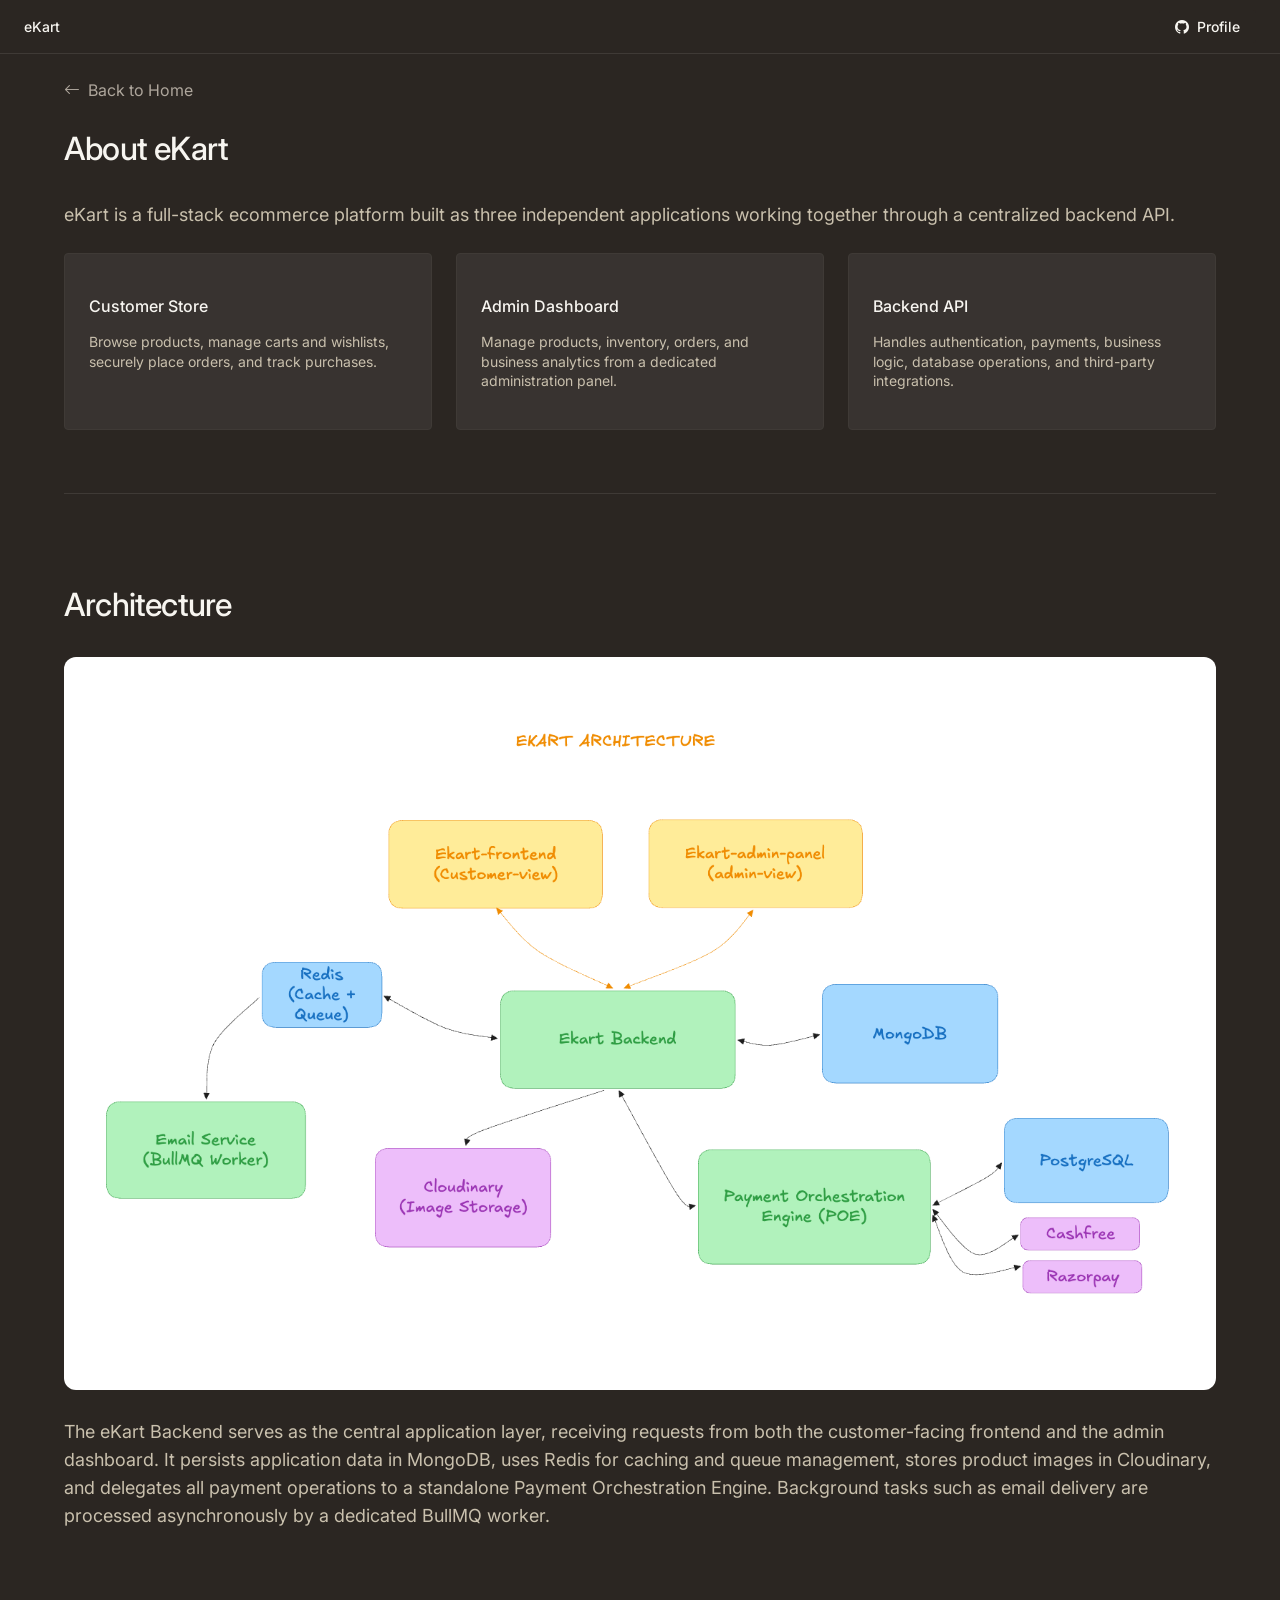
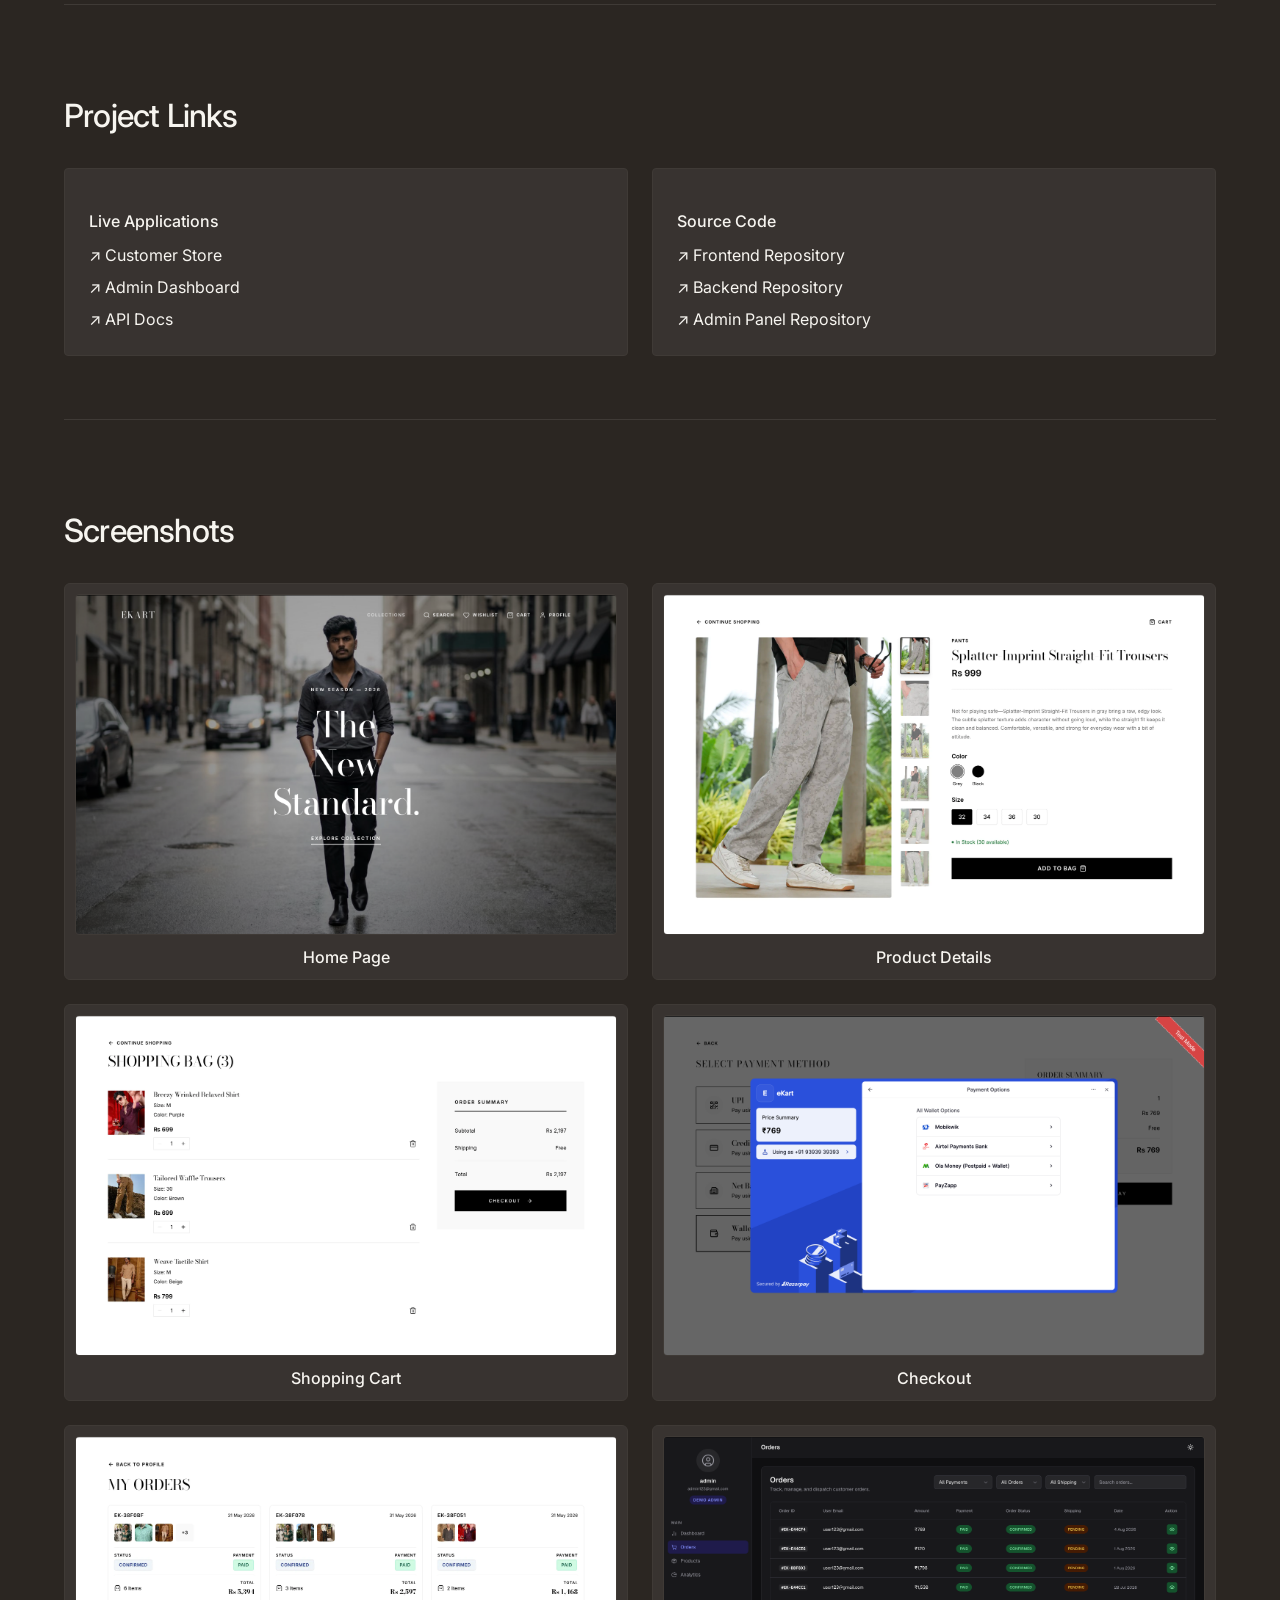
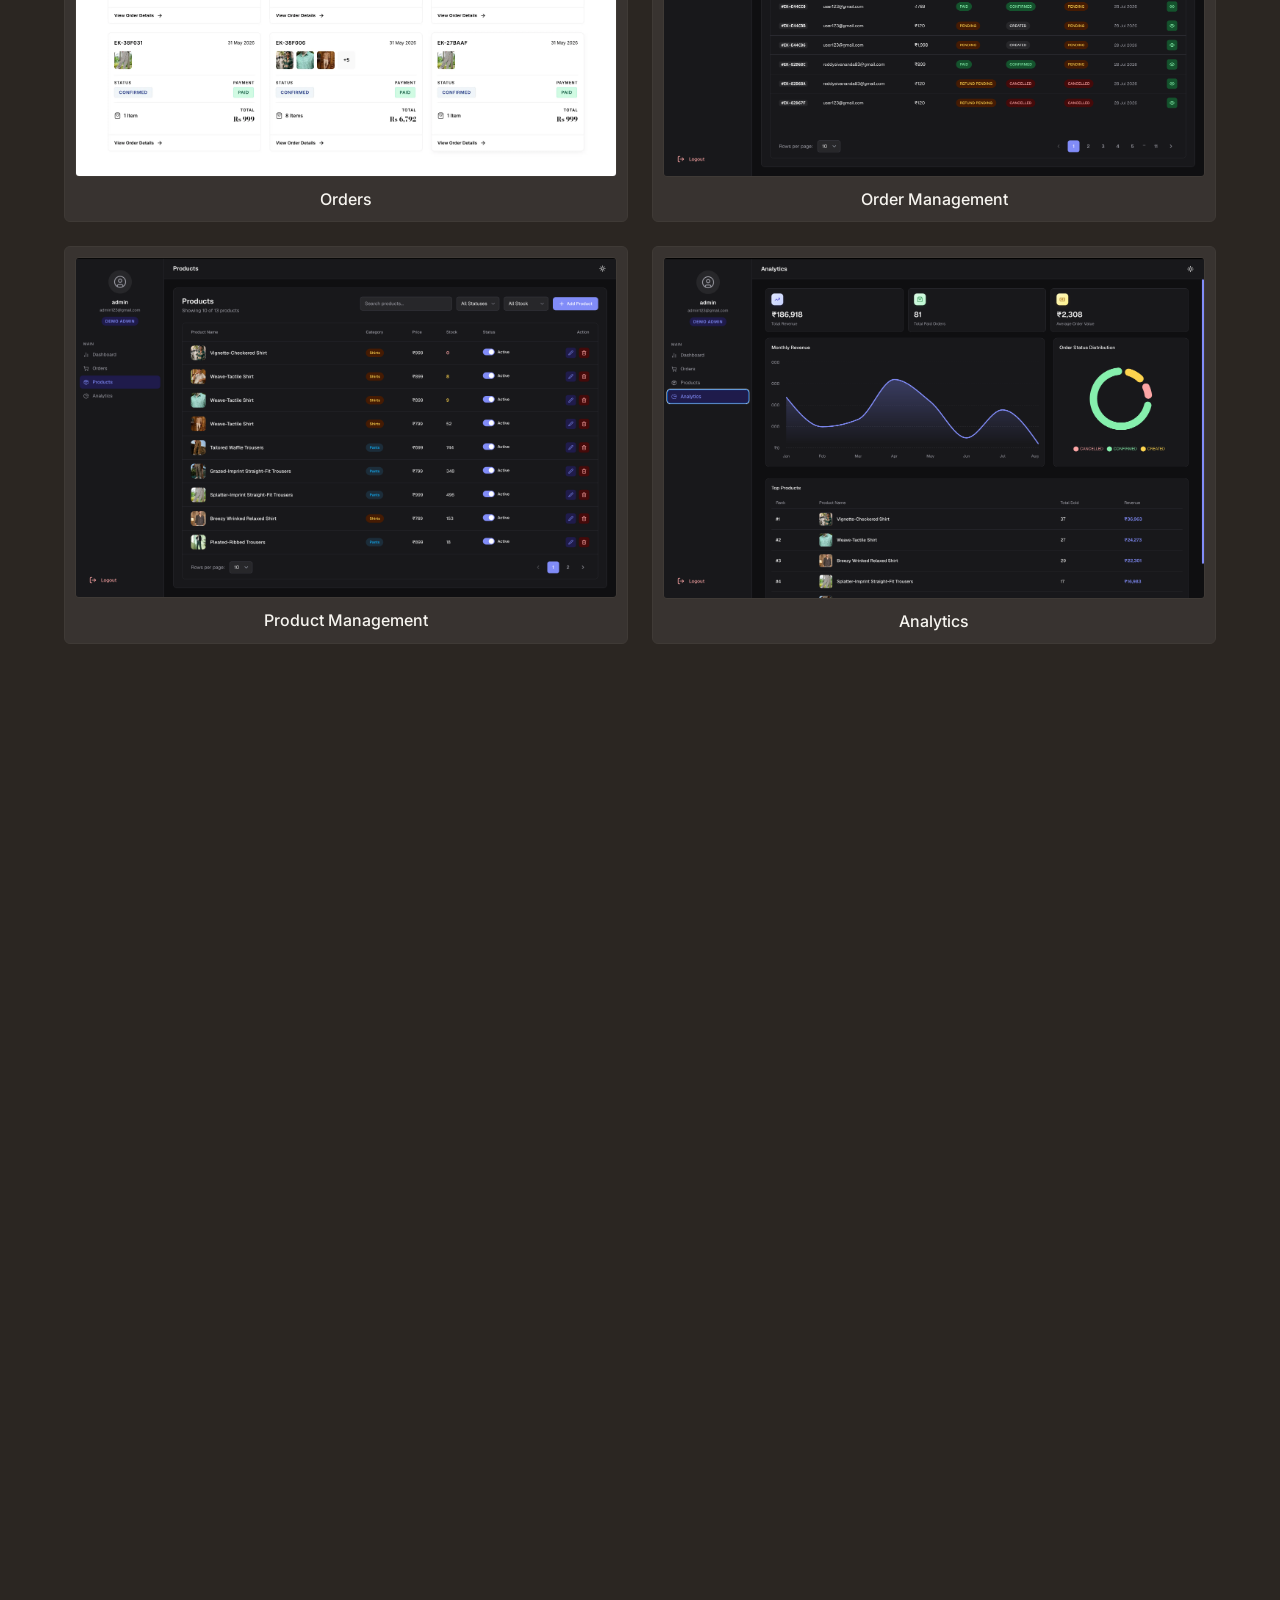
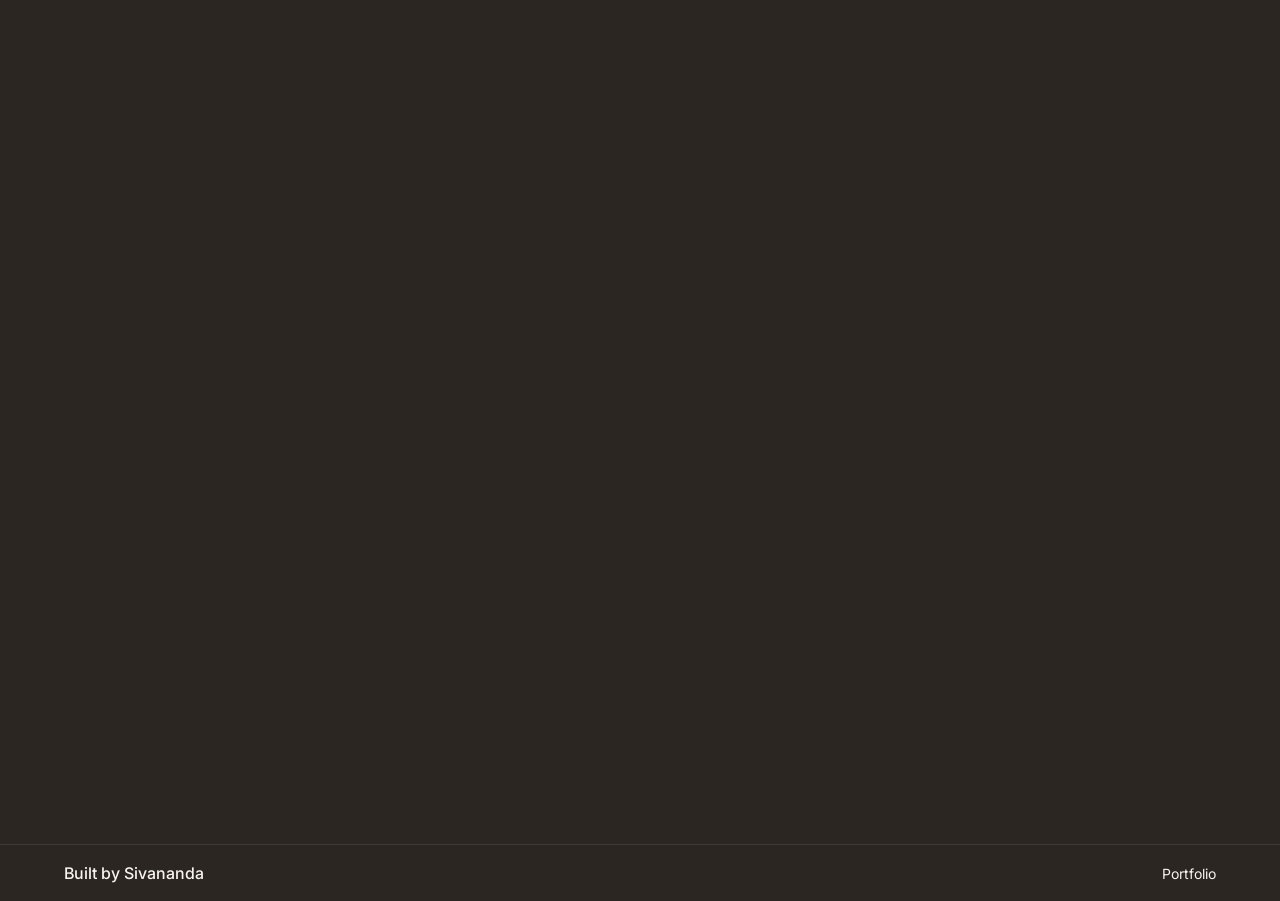
<file: about.html>
<!doctype html>
<html lang="en">
  <head>
    <meta charset="UTF-8" />
    <meta name="viewport" content="width=device-width, initial-scale=1.0" />
    <title>eKart | About the Project</title>
    <meta
      name="description"
      content="Details about eKart, a complete ecommerce system featuring a customer storefront, admin dashboard, secure payments, inventory management, and order processing."
    />

    <link rel="stylesheet" href="./assets/styles.css" />

    <!-- Google Fonts -->
    <link rel="preconnect" href="https://fonts.googleapis.com" />
    <link rel="preconnect" href="https://fonts.gstatic.com" crossorigin />
    <link
      href="https://fonts.googleapis.com/css2?family=DM+Mono:ital,wght@0,400;0,500;1,400&family=Inter:wght@400;500;600&family=Instrument+Serif:ital@0;1&display=swap"
      rel="stylesheet"
    />
    <!-- Bootstrap Icons -->
    <link
      rel="stylesheet"
      href="https://cdn.jsdelivr.net/npm/bootstrap-icons@1.11.3/font/bootstrap-icons.min.css"
    />
  </head>
  <body>
    <nav class="nav-bar flex justify-between items-center">
      <div class="logo">eKart</div>
      <div class="flex gap-sm">
        <a
          href="https://github.com/sn0914r"
          target="_blank"
          class="button-secondary-ghost"
          ><i class="bi bi-github" style="margin-right: 8px"></i> Profile</a
        >
      </div>
    </nav>

    <main class="container main-content">
      <div class="mt-xl">
        <a
          href="index.html"
          class="body-md flex items-center"
          style="
            color: var(--mute);
            transition: color 0.2s;
            display: inline-flex;
          "
          onmouseover="this.style.color = 'var(--ink)'"
          onmouseout="this.style.color = 'var(--mute)'"
        >
          <i class="bi bi-arrow-left" style="margin-right: 8px"></i> Back to
          Home
        </a>
      </div>

      <!-- About eKart -->
      <section class="section animate-on-scroll" id="about">
        <h2 class="display-md mb-2xl">About eKart</h2>
        <p class="body-lg mb-xl">
          eKart is a full-stack ecommerce platform built as three independent
          applications working together through a centralized backend API.
        </p>
        <div class="grid grid-3">
          <div class="card-content animate-on-scroll">
            <h3 class="body-md-strong mb-sm">Customer Store</h3>
            <p class="body-sm">
              Browse products, manage carts and wishlists, securely place
              orders, and track purchases.
            </p>
          </div>
          <div class="card-content animate-on-scroll">
            <h3 class="body-md-strong mb-sm">Admin Dashboard</h3>
            <p class="body-sm">
              Manage products, inventory, orders, and business analytics from a
              dedicated administration panel.
            </p>
          </div>
          <div class="card-content animate-on-scroll">
            <h3 class="body-md-strong mb-sm">Backend API</h3>
            <p class="body-sm">
              Handles authentication, payments, business logic, database
              operations, and third-party integrations.
            </p>
          </div>
        </div>
      </section>

      <!-- Architecture -->
      <section class="section animate-on-scroll" id="architecture">
        <h2 class="display-md mb-2xl">Architecture</h2>
        <div class="mb-xl">
          <img
            src="assets/screenshots/architecture.png"
            alt="Project Architecture"
            style="
              width: 100%;
              border-radius: 12px;
              border: 1px solid var(--border);
              cursor: pointer;
            "
            onclick="openModal(this.src)"
          />
        </div>
        <p class="body-lg mb-md">
          The eKart Backend serves as the central application layer, receiving
          requests from both the customer-facing frontend and the admin
          dashboard. It persists application data in MongoDB, uses Redis for
          caching and queue management, stores product images in Cloudinary, and
          delegates all payment operations to a standalone Payment Orchestration
          Engine. Background tasks such as email delivery are processed
          asynchronously by a dedicated BullMQ worker.
        </p>
      </section>

      <!-- Project Links -->
      <section class="section animate-on-scroll">
        <h2 class="display-md mb-2xl">Project Links</h2>
        <div class="grid grid-2">
          <div class="card-content animate-on-scroll">
            <h3 class="body-md-strong mb-md">Live Applications</h3>
            <div class="flex flex-col gap-sm">
              <a
                href="https://ekart-frontend.pages.dev/auth/login?email=user123@gmail.com&password=user123"
                target="_blank"
                class="body-md"
                >↗ Customer Store</a
              >
              <a
                href="https://ekart-admin-dashboard.pages.dev/auth/login?email=admin123@gmail.com&password=admin123"
                target="_blank"
                class="body-md"
                >↗ Admin Dashboard</a
              >
              <a
                href="https://ekart-backend-s0x7.onrender.com/docs"
                target="_blank"
                class="body-md"
                >↗ API Docs</a
              >
            </div>
          </div>
          <div class="card-content animate-on-scroll">
            <h3 class="body-md-strong mb-md">Source Code</h3>
            <div class="flex flex-col gap-sm">
              <a
                href="https://github.com/sn0914r/ekart-frontend"
                target="_blank"
                class="body-md"
                >↗ Frontend Repository</a
              >
              <a
                href="https://github.com/sn0914r/ekart-backend"
                target="_blank"
                class="body-md"
                >↗ Backend Repository</a
              >
              <a
                href="https://github.com/sn0914r/ekart-admin-panel"
                target="_blank"
                class="body-md"
                >↗ Admin Panel Repository</a
              >
            </div>
          </div>
        </div>
      </section>

      <!-- Screenshots -->
      <section class="section animate-on-scroll">
        <h2 class="display-md mb-2xl">Screenshots</h2>
        <div class="grid grid-2">
          <div class="screenshot-card">
            <img
              src="assets/screenshots/customer-view/home.png"
              alt="Home Page"
            />
            <div class="body-md-strong text-center">Home Page</div>
          </div>
          <div class="screenshot-card">
            <img
              src="assets/screenshots/customer-view/product-details.webp"
              alt="Product Details"
            />
            <div class="body-md-strong text-center">Product Details</div>
          </div>
          <div class="screenshot-card">
            <img
              src="assets/screenshots/customer-view/cart.webp"
              alt="Shopping Cart"
            />
            <div class="body-md-strong text-center">Shopping Cart</div>
          </div>
          <div class="screenshot-card">
            <img
              src="assets/screenshots/customer-view/payment.png"
              alt="Checkout"
            />
            <div class="body-md-strong text-center">Checkout</div>
          </div>
          <div class="screenshot-card">
            <img
              src="assets/screenshots/customer-view/orders.webp"
              alt="Orders"
            />
            <div class="body-md-strong text-center">Orders</div>
          </div>
          <div class="screenshot-card">
            <img
              src="assets/screenshots/admin-view/orders.png"
              alt="Order Management"
            />
            <div class="body-md-strong text-center">Order Management</div>
          </div>
          <div class="screenshot-card">
            <img
              src="assets/screenshots/admin-view/products.png"
              alt="Product Management"
            />
            <div class="body-md-strong text-center">Product Management</div>
          </div>
          <div class="screenshot-card">
            <img
              src="assets/screenshots/admin-view/analytics.png"
              alt="Analytics"
            />
            <div class="body-md-strong text-center">Analytics</div>
          </div>
        </div>
      </section>

      <!-- Tech Stack -->
      <section class="section animate-on-scroll">
        <h2 class="display-md mb-2xl">Tech Stack</h2>
        <div class="grid grid-3">
          <div class="card-content animate-on-scroll">
            <h3 class="body-md-strong mb-sm">Frontend</h3>
            <div>
              <span class="badge">React</span
              ><span class="badge">Zustand</span
              ><span class="badge">TanStack Query</span>
            </div>
          </div>
          <div class="card-content animate-on-scroll">
            <h3 class="body-md-strong mb-sm">Backend</h3>
            <div>
              <span class="badge">Node.js</span
              ><span class="badge">Express.js</span
              ><span class="badge">BullMQ</span>
            </div>
          </div>
          <div class="card-content animate-on-scroll">
            <h3 class="body-md-strong mb-sm">Database</h3>
            <div>
              <span class="badge">MongoDB</span
              ><span class="badge">Redis</span>
            </div>
          </div>
          <div class="card-content animate-on-scroll">
            <h3 class="body-md-strong mb-sm">Integrations</h3>
            <div>
              <span class="badge">Payment Orchestration Engine</span
              ><span class="badge">Email Worker Service</span
              ><span class="badge">Cloudinary</span>
            </div>
          </div>
          <div class="card-content animate-on-scroll">
            <h3 class="body-md-strong mb-sm">Tools</h3>
            <div>
              <span class="badge">Docker</span
              ><span class="badge">OpenAPI / Scalar</span>
            </div>
          </div>
        </div>
      </section>

      <!-- Key Features -->
      <section class="section animate-on-scroll">
        <h2 class="display-md mb-2xl">Key Features</h2>
        <div class="grid grid-3">
          <div class="card-content animate-on-scroll">
            <h3 class="body-md-strong mb-md">Customer Experience</h3>
            <div class="list-item">
              <span class="bullet">•</span
              ><span class="body-md"
                >Product search, filtering by category/price, and sorting</span
              >
            </div>
            <div class="list-item">
              <span class="bullet">•</span
              ><span class="body-md"
                >Product details with image galleries (Cloudinary-hosted)</span
              >
            </div>
            <div class="list-item">
              <span class="bullet">•</span
              ><span class="body-md"
                >Persistent cart and wishlist across sessions</span
              >
            </div>
            <div class="list-item">
              <span class="bullet">•</span
              ><span class="body-md"
                >Checkout flow integrated with standalone Payment Orchestration
                Engine</span
              >
            </div>
            <div class="list-item">
              <span class="bullet">•</span
              ><span class="body-md"
                >Order history with real-time status tracking</span
              >
            </div>
            <div class="list-item">
              <span class="bullet">•</span
              ><span class="body-md"
                >Email notifications via Nodemailer for order confirmations,
                processed asynchronously through a BullMQ messaging queue</span
              >
            </div>
          </div>
          <div class="card-content animate-on-scroll">
            <h3 class="body-md-strong mb-md">Admin Operations</h3>
            <div class="list-item">
              <span class="bullet">•</span
              ><span class="body-md"
                >Product and category CRUD with stock management</span
              >
            </div>
            <div class="list-item">
              <span class="bullet">•</span
              ><span class="body-md"
                >Shipping status management (Pending → Packed → Shipped →
                Delivered) with admin-controlled updates and user-initiated
                cancellation</span
              >
            </div>
            <div class="list-item">
              <span class="bullet">•</span
              ><span class="body-md">Low stock alerts on dashboard</span>
            </div>
            <div class="list-item">
              <span class="bullet">•</span
              ><span class="body-md"
                >Revenue analytics with monthly trends and top-product
                rankings</span
              >
            </div>
            <div class="list-item">
              <span class="bullet">•</span
              ><span class="body-md"
                >Role-based access control for admin actions</span
              >
            </div>
          </div>
          <div class="card-content animate-on-scroll">
            <h3 class="body-md-strong mb-md">Security & Reliability</h3>
            <div class="list-item">
              <span class="bullet">•</span
              ><span class="body-md"
                >JWT access + refresh tokens (httpOnly cookies,
                auto-rotation)</span
              >
            </div>
            <div class="list-item">
              <span class="bullet">•</span
              ><span class="body-md"
                >Secure webhook verification with Payment Orchestration Engine
                (no client-trust)</span
              >
            </div>
            <div class="list-item">
              <span class="bullet">•</span
              ><span class="body-md"
                >Idempotency checks on payment routes to prevent duplicate
                charges</span
              >
            </div>
            <div class="list-item">
              <span class="bullet">•</span
              ><span class="body-md"
                >Transaction-safe stock reduction with automatic reversal on
                order cancellation</span
              >
            </div>
            <div class="list-item">
              <span class="bullet">•</span
              ><span class="body-md"
                >Snapshot-based order items — preserves price/details at time of
                purchase even if product changes later</span
              >
            </div>
            <div class="list-item">
              <span class="bullet">•</span
              ><span class="body-md">Rate limiting on payment endpoints</span>
            </div>
            <div class="list-item">
              <span class="bullet">•</span
              ><span class="body-md"
                >Request validation via Joi, security headers via Helmet</span
              >
            </div>
          </div>
          <div class="card-content animate-on-scroll">
            <h3 class="body-md-strong mb-md">Backend & Infrastructure</h3>
            <div class="list-item">
              <span class="bullet">•</span
              ><span class="body-md">Modular domain-driven architecture</span>
            </div>
            <div class="list-item">
              <span class="bullet">•</span
              ><span class="body-md"
                >Asynchronous email processing with BullMQ workers</span
              >
            </div>
            <div class="list-item">
              <span class="bullet">•</span
              ><span class="body-md"
                >Redis-powered caching and API rate limiting</span
              >
            </div>
            <div class="list-item">
              <span class="bullet">•</span
              ><span class="body-md">Dockerized deployment with Compose</span>
            </div>
            <div class="list-item">
              <span class="bullet">•</span
              ><span class="body-md"
                >Interactive API documentation via OpenAPI/Swagger</span
              >
            </div>
          </div>
        </div>
      </section>
    </main>

    <footer>
      <div class="container flex justify-between items-center">
        <div>
          <div class="body-md-strong">Built by Sivananda</div>
        </div>
        <div class="body-sm flex gap-md items-center">
          <a
            href="https://sivananda.is-a.dev"
            target="_blank"
            style="color: var(--ink)"
            >Portfolio</a
          >
        </div>
      </div>
    </footer>

    <!-- Image Modal -->
    <div id="imageModal" class="image-modal" onclick="closeModal()">
      <span class="image-modal-close" onclick="closeModal()">&times;</span>
      <img class="image-modal-content" id="modalImage">
    </div>

    <script>
      function openModal(src) {
        document.getElementById("imageModal").classList.add("show");
        document.getElementById("modalImage").src = src;
      }
      function closeModal() {
        document.getElementById("imageModal").classList.remove("show");
      }
    </script>
    <script src="./assets/animations.js"></script>
  </body>
</html>
</file>
<file: assets/styles.css>
:root {
  /* Colors */
  --primary: #f7f5f0;
  --on-primary: #2b2622;
  --ink: #f7f5f0;
  --body: #c9c0ad;
  --body-strong: #dad2c1;
  --mute: #aea69c;
  --canvas: #2b2622;
  --canvas-soft: #383330;
  --hairline: #3f3a36;

  /* Typography */
  --font-inter: "Inter", system-ui, -apple-system, sans-serif;
  --font-mono: "DM Mono", ui-monospace, SFMono-Regular, monospace;
  --font-serif: "Instrument Serif", Georgia, serif;

  /* Spacing */
  --spacing-xxs: 2px;
  --spacing-xs: 4px;
  --spacing-sm: 8px;
  --spacing-md: 10px;
  --spacing-lg: 16px;
  --spacing-xl: 24px;
  --spacing-2xl: 32px;
  --spacing-3xl: 48px;
  --spacing-4xl: 64px;
  --spacing-5xl: 96px;

  /* Border Radius */
  --rounded-none: 0px;
  --rounded-xxs: 1px;
  --rounded-xs: 2px;
  --rounded-sm: 3px;
  --rounded-md: 4px;
  --rounded-lg: 6px;
  --rounded-full: 9999px;
}

* {
  box-sizing: border-box;
}

body {
  margin: 0;
  padding: 0;
  background-color: var(--canvas);
  color: var(--body);
  font-family: var(--font-inter);
  -webkit-font-smoothing: antialiased;
  -moz-osx-font-smoothing: grayscale;
  display: flex;
  flex-direction: column;
  min-height: 100dvh;
}

.main-content {
  flex: 1;
}

.hero-wrapper {
  flex: 1;
  display: flex;
  align-items: center;
  justify-content: center;
  padding: var(--spacing-xl) 0;
}

/* Typography Classes */
.display-xl {
  font-family: var(--font-inter);
  font-size: 64px;
  font-weight: 400;
  line-height: 1.1;
  letter-spacing: -1.6px;
  color: var(--ink);
}

.display-md {
  font-family: var(--font-inter);
  font-size: 32px;
  font-weight: 500;
  line-height: 1.25;
  letter-spacing: -0.8px;
  color: var(--ink);
}

.display-sm {
  font-family: var(--font-inter);
  font-size: 24px;
  font-weight: 500;
  line-height: 1.33;
  letter-spacing: -0.4px;
  color: var(--ink);
}

.body-lg {
  font-size: 18px;
  font-weight: 400;
  line-height: 1.55;
}
.body-md {
  font-size: 16px;
  font-weight: 400;
  line-height: 1.5;
}
.body-md-strong {
  font-size: 16px;
  font-weight: 500;
  line-height: 1.5;
  color: var(--ink);
}
.body-sm {
  font-size: 14px;
  font-weight: 400;
  line-height: 1.4;
  color: var(--body);
}

.code {
  font-family: var(--font-mono);
  font-size: 13px;
  font-weight: 400;
  line-height: 1.4;
  color: var(--ink);
}

a {
  text-decoration: none;
  color: inherit;
}

/* Layout & Utilities */
.container {
  max-width: 1200px;
  margin: 0 auto;
  padding: 0 var(--spacing-xl);
}

.mb-sm {
  margin-bottom: var(--spacing-sm);
}
.mb-md {
  margin-bottom: var(--spacing-md);
}
.mb-lg {
  margin-bottom: var(--spacing-lg);
}
.mb-xl {
  margin-bottom: var(--spacing-xl);
}
.mb-2xl {
  margin-bottom: var(--spacing-2xl);
}

.mt-xl {
  margin-top: var(--spacing-xl);
}
.mt-3xl {
  margin-top: var(--spacing-3xl);
}

.flex {
  display: flex;
}
.flex-col {
  display: flex;
  flex-direction: column;
}
.items-center {
  align-items: center;
}
.justify-between {
  justify-content: space-between;
}
.gap-sm {
  gap: var(--spacing-sm);
}
.gap-md {
  gap: var(--spacing-md);
}
.gap-lg {
  gap: var(--spacing-lg);
}
.text-center {
  text-align: center;
}

.grid {
  display: grid;
}
.grid-2 {
  grid-template-columns: repeat(1, 1fr);
  gap: var(--spacing-xl);
}
.grid-3 {
  grid-template-columns: repeat(1, 1fr);
  gap: var(--spacing-xl);
}

@media (min-width: 768px) {
  .grid-2 {
    grid-template-columns: repeat(2, 1fr);
  }
  .grid-3 {
    grid-template-columns: repeat(3, 1fr);
  }
}

/* Components */
.nav-bar {
  background-color: var(--canvas);
  color: var(--ink);
  padding: var(--spacing-md) var(--spacing-xl);
  border-bottom: 1px solid var(--hairline);
  position: sticky;
  top: 0;
  z-index: 10;
}
.nav-bar .logo {
  font-size: 14px;
  font-weight: 500;
}

.hero-band {
  background-color: var(--canvas);
  padding: var(--spacing-5xl) 0;
}
.hero-band h1 {
  margin: 0 0 var(--spacing-lg) 0;
}
.hero-band p {
  max-width: 800px;
  margin: 0 0 var(--spacing-lg) 0;
}

.button-primary {
  background-color: var(--primary);
  color: var(--on-primary);
  font-size: 14px;
  font-weight: 500;
  border-radius: var(--rounded-sm);
  padding: var(--spacing-sm) var(--spacing-lg);
  display: inline-flex;
  align-items: center;
  transition: opacity 0.2s;
  cursor: pointer;
}
.button-primary:hover {
  opacity: 0.9;
}

.button-secondary-ghost {
  background-color: var(--canvas);
  color: var(--ink);
  font-size: 14px;
  font-weight: 500;
  border-radius: var(--rounded-sm);
  padding: var(--spacing-sm) var(--spacing-lg);
  display: inline-flex;
  align-items: center;
  transition: background-color 0.2s;
  cursor: pointer;
}
.button-secondary-ghost:hover {
  background-color: var(--canvas-soft);
}

.card-content {
  background-color: var(--canvas-soft);
  color: var(--ink);
  border: 1px solid var(--hairline);
  border-radius: var(--rounded-md);
  padding: var(--spacing-xl);
  transition: border-color 0.2s;
}
.card-content:hover {
  border-color: var(--mute);
}

.screenshot-card {
  background-color: var(--canvas-soft);
  border: 1px solid var(--hairline);
  border-radius: var(--rounded-lg);
  padding: var(--spacing-md);
}
.screenshot-card img {
  width: 100%;
  height: auto;
  border-radius: var(--rounded-md);
  border: 1px solid var(--hairline);
  margin-bottom: var(--spacing-md);
  display: block;
}

.list-item {
  padding: var(--spacing-sm) 0;
  display: flex;
  align-items: flex-start;
}
.list-item .bullet {
  color: var(--primary);
  margin-right: var(--spacing-md);
  font-weight: 500;
}

.badge {
  display: inline-block;
  background-color: var(--canvas);
  border: 1px solid var(--hairline);
  padding: var(--spacing-xs) var(--spacing-sm);
  border-radius: var(--rounded-xs);
  font-family: var(--font-mono);
  font-size: 13px;
  margin-right: var(--spacing-xs);
  margin-bottom: var(--spacing-xs);
  color: var(--ink);
}

.section {
  padding: var(--spacing-4xl) 0;
  border-top: 1px solid var(--hairline);
}
.section:first-of-type {
  border-top: none;
  padding-top: 0;
}

footer {
  background-color: var(--canvas);
  padding: var(--spacing-lg) 0;
  border-top: 1px solid var(--hairline);
}

/* Animations */
.animate-on-scroll {
  opacity: 0;
  transform: translateY(30px);
  transition: opacity 1s cubic-bezier(0.22, 1, 0.36, 1), transform 1s cubic-bezier(0.22, 1, 0.36, 1);
  will-change: opacity, transform;
}
.animate-on-scroll.is-visible {
  opacity: 1;
  transform: translateY(0);
}

/* Image Modal */
.image-modal {
  display: none;
  position: fixed;
  z-index: 1000;
  left: 0;
  top: 0;
  width: 100%;
  height: 100%;
  overflow: auto;
  background-color: rgba(0, 0, 0, 0.85);
  align-items: center;
  justify-content: center;
  backdrop-filter: blur(5px);
  -webkit-backdrop-filter: blur(5px);
}

.image-modal.show {
  display: flex;
}

.image-modal-content {
  margin: auto;
  display: block;
  max-width: 90%;
  max-height: 90%;
  border-radius: var(--rounded-md);
  box-shadow: 0 4px 24px rgba(0,0,0,0.5);
  animation: zoomIn 0.3s ease;
}

@keyframes zoomIn {
  from {transform: scale(0.95); opacity: 0;}
  to {transform: scale(1); opacity: 1;}
}

.image-modal-close {
  position: absolute;
  top: var(--spacing-xl);
  right: var(--spacing-xl);
  color: #fff;
  font-size: 40px;
  font-weight: bold;
  transition: 0.3s;
  cursor: pointer;
  z-index: 1001;
}

.image-modal-close:hover,
.image-modal-close:focus {
  color: var(--mute);
  text-decoration: none;
  cursor: pointer;
}
</file>
